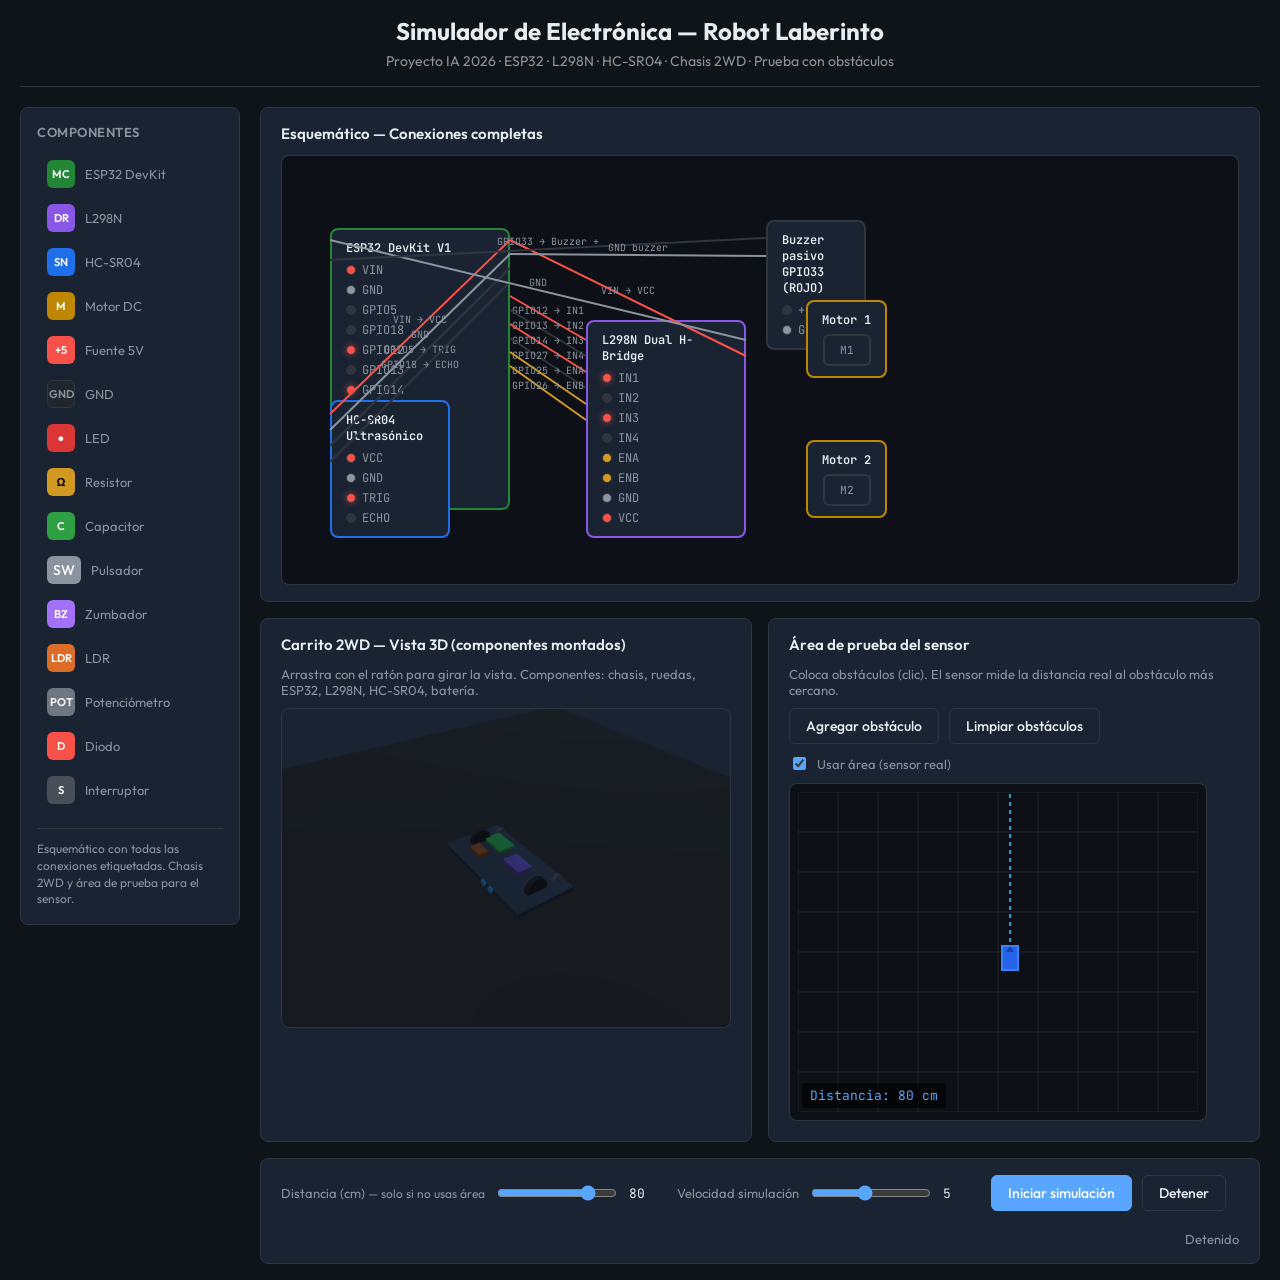
<file: SimuladorElectronica/index.html>
<!DOCTYPE html>
<html lang="es">
<head>
  <meta charset="UTF-8">
  <meta name="viewport" content="width=device-width, initial-scale=1.0">
  <title>Simulador de Electrónica — Proyecto IA 2026</title>
  <link rel="stylesheet" href="styles.css">
  <link rel="preconnect" href="https://fonts.googleapis.com">
  <link rel="preconnect" href="https://fonts.gstatic.com" crossorigin>
  <link href="https://fonts.googleapis.com/css2?family=JetBrains+Mono:wght@400;500&family=Outfit:wght@400;500;600;700&display=swap" rel="stylesheet">
</head>
<body>
  <div class="app">
    <header class="header">
      <h1>Simulador de Electrónica — Robot Laberinto</h1>
      <p class="subtitle">Proyecto IA 2026 · ESP32 · L298N · HC-SR04 · Chasis 2WD · Prueba con obstáculos</p>
    </header>

    <div class="layout">
      <aside class="sidebar">
        <h2 class="sidebar-title">Componentes</h2>
        <ul class="component-list" id="component-list">
          <li class="comp-item" data-id="esp32"><span class="comp-icon mc">MC</span> ESP32 DevKit</li>
          <li class="comp-item" data-id="l298n"><span class="comp-icon dr">DR</span> L298N</li>
          <li class="comp-item" data-id="hc-sr04"><span class="comp-icon sn">SN</span> HC-SR04</li>
          <li class="comp-item" data-id="motor"><span class="comp-icon mt">M</span> Motor DC</li>
          <li class="comp-item" data-id="v5"><span class="comp-icon pwr">+5</span> Fuente 5V</li>
          <li class="comp-item" data-id="gnd"><span class="comp-icon gnd">GND</span> GND</li>
          <li class="comp-item" data-id="led"><span class="comp-icon led">●</span> LED</li>
          <li class="comp-item" data-id="resistor"><span class="comp-icon res">Ω</span> Resistor</li>
          <li class="comp-item" data-id="capacitor"><span class="comp-icon cap">C</span> Capacitor</li>
          <li class="comp-item" data-id="button"><span class="comp-icon btn">SW</span> Pulsador</li>
          <li class="comp-item" data-id="buzzer"><span class="comp-icon buzz">BZ</span> Zumbador</li>
          <li class="comp-item" data-id="ldr"><span class="comp-icon ldr">LDR</span> LDR</li>
          <li class="comp-item" data-id="pot"><span class="comp-icon pot">POT</span> Potenciómetro</li>
          <li class="comp-item" data-id="diode"><span class="comp-icon dio">D</span> Diodo</li>
          <li class="comp-item" data-id="switch"><span class="comp-icon sw">S</span> Interruptor</li>
        </ul>
        <div class="sidebar-footer">
          <p class="hint">Esquemático con todas las conexiones etiquetadas. Chasis 2WD y área de prueba para el sensor.</p>
        </div>
      </aside>

      <main class="main">
        <section class="panel-section">
          <h2 class="section-title">Esquemático — Conexiones completas</h2>
          <div class="circuit-wrap">
            <div id="circuit" class="circuit"></div>
          </div>
        </section>

        <div class="two-col">
          <section class="panel-section chassis-section">
            <h2 class="section-title">Carrito 2WD — Vista 3D (componentes montados)</h2>
            <p class="section-hint">Arrastra con el ratón para girar la vista. Componentes: chasis, ruedas, ESP32, L298N, HC-SR04, batería.</p>
            <div id="view3d" class="view3d-wrap">
              <div id="view3d-placeholder" class="view3d-placeholder">Cargando vista 3D…</div>
            </div>
          </section>
          <section class="panel-section test-section">
            <h2 class="section-title">Área de prueba del sensor</h2>
            <p class="section-hint">Coloca obstáculos (clic). El sensor mide la distancia real al obstáculo más cercano.</p>
            <div class="test-toolbar">
              <button type="button" id="btn-add-obstacle" class="btn btn-outline btn-sm">Agregar obstáculo</button>
              <button type="button" id="btn-clear-obstacles" class="btn btn-outline btn-sm">Limpiar obstáculos</button>
              <label class="mode-toggle">
                <input type="checkbox" id="use-test-area" checked>
                Usar área (sensor real)
              </label>
            </div>
            <div class="test-area-wrap">
              <canvas id="test-area" width="400" height="320"></canvas>
              <div id="sensor-distance" class="sensor-readout">Distancia: — cm</div>
            </div>
          </section>
        </div>

        <div class="controls">
          <div class="control-group">
            <label for="distance">Distancia (cm) <span class="muted">— solo si no usas área</span></label>
            <input type="range" id="distance" min="0" max="100" value="50" step="1">
            <span id="distance-value" class="value">50</span>
          </div>
          <div class="control-group">
            <label for="speed">Velocidad simulación</label>
            <input type="range" id="speed" min="1" max="10" value="5" step="1">
            <span id="speed-value" class="value">5</span>
          </div>
          <div class="control-buttons">
            <button type="button" id="btn-run" class="btn btn-primary">Iniciar simulación</button>
            <button type="button" id="btn-stop" class="btn btn-outline">Detener</button>
          </div>
          <div id="status" class="status">Detenido</div>
        </div>
      </main>
    </div>
  </div>
  <script src="three.min.js"></script>
  <script src="app.js"></script>
</body>
</html>
</file>
<file: SimuladorElectronica/styles.css>
/* Simulador de Electrónica — Proyecto IA 2026 */

:root {
  --bg: #0f1419;
  --bg-panel: #1a2332;
  --bg-circuit: #0d1117;
  --border: #30363d;
  --text: #e6edf3;
  --text-muted: #8b949e;
  --accent: #58a6ff;
  --success: #3fb950;
  --danger: #f85149;
  --power: #f85149;
  --gnd: #8b949e;
  --wire-high: #f85149;
  --wire-low: #30363d;
  --wire-pwm: #d29922;
  --font: 'Outfit', -apple-system, sans-serif;
  --font-mono: 'JetBrains Mono', monospace;
  --radius: 8px;
}

* { box-sizing: border-box; }

body {
  margin: 0;
  font-family: var(--font);
  font-size: 14px;
  color: var(--text);
  background: var(--bg);
  min-height: 100vh;
}

.app {
  max-width: 1600px;
  margin: 0 auto;
  padding: 16px 20px;
}

.header {
  text-align: center;
  margin-bottom: 20px;
  padding-bottom: 16px;
  border-bottom: 1px solid var(--border);
}

.header h1 {
  margin: 0 0 6px 0;
  font-size: 1.5rem;
  font-weight: 700;
}

.subtitle {
  margin: 0;
  font-size: 0.875rem;
  color: var(--text-muted);
}

.layout {
  display: flex;
  gap: 20px;
  align-items: flex-start;
}

.sidebar {
  width: 220px;
  flex-shrink: 0;
  background: var(--bg-panel);
  border-radius: var(--radius);
  border: 1px solid var(--border);
  padding: 16px;
}

.sidebar-title {
  margin: 0 0 12px 0;
  font-size: 0.8125rem;
  font-weight: 600;
  color: var(--text-muted);
  text-transform: uppercase;
  letter-spacing: 0.04em;
}

.component-list {
  list-style: none;
  padding: 0;
  margin: 0;
}

.comp-item {
  display: flex;
  align-items: center;
  gap: 10px;
  padding: 8px 10px;
  border-radius: 6px;
  font-size: 0.8125rem;
  cursor: default;
  color: var(--text-muted);
}

.comp-item:hover {
  background: rgba(88, 166, 255, 0.08);
  color: var(--text);
}

.comp-icon {
  width: 28px;
  height: 28px;
  display: flex;
  align-items: center;
  justify-content: center;
  border-radius: 6px;
  font-size: 0.7rem;
  font-weight: 600;
  flex-shrink: 0;
}

.comp-icon.mc { background: #238636; color: #fff; }
.comp-icon.dr { background: #8957e5; color: #fff; }
.comp-icon.sn { background: #1f6feb; color: #fff; }
.comp-icon.mt { background: #bf8700; color: #fff; }
.comp-icon.pwr { background: #f85149; color: #fff; }
.comp-icon.gnd { background: #21262d; color: #8b949e; border: 1px solid var(--border); }
.comp-icon.led { background: #da3636; color: #fff; }
.comp-icon.res { background: #d29922; color: #000; }
.comp-icon.cap { background: #2ea043; color: #fff; }
.comp-icon.btn { background: #8b949e; color: #fff; }
.comp-icon.buzz { background: #a371f7; color: #fff; }
.comp-icon.ldr { background: #db6d28; color: #fff; }
.comp-icon.pot { background: #6e7681; color: #fff; }
.comp-icon.dio { background: #f85149; color: #fff; }
.comp-icon.sw { background: #484f58; color: #fff; }

.sidebar-footer {
  margin-top: 16px;
  padding-top: 12px;
  border-top: 1px solid var(--border);
}

.sidebar-footer .hint {
  font-size: 0.75rem;
  color: var(--text-muted);
  margin: 0;
  line-height: 1.4;
}

.main {
  flex: 1;
  min-width: 0;
  display: flex;
  flex-direction: column;
  gap: 16px;
}

.panel-section {
  background: var(--bg-panel);
  border-radius: var(--radius);
  border: 1px solid var(--border);
  padding: 16px 20px;
}

.section-title {
  margin: 0 0 12px 0;
  font-size: 0.9375rem;
  font-weight: 600;
  color: var(--text);
}

.section-hint {
  margin: 0 0 10px 0;
  font-size: 0.8125rem;
  color: var(--text-muted);
}

.two-col {
  display: grid;
  grid-template-columns: 1fr 1fr;
  gap: 16px;
}

@media (max-width: 1000px) {
  .two-col { grid-template-columns: 1fr; }
}

.circuit-wrap {
  background: var(--bg-circuit);
  border-radius: var(--radius);
  border: 1px solid var(--border);
  padding: 24px;
  min-height: 380px;
  overflow: auto;
}

/* Etiquetas de cables en el esquemático */
.wire-label {
  font-size: 10px;
  fill: var(--text-muted);
  font-family: var(--font-mono);
  pointer-events: none;
}

/* Vista 3D del carrito */
.view3d-wrap {
  background: linear-gradient(180deg, #1a2332 0%, #0d1117 100%);
  border-radius: var(--radius);
  border: 1px solid var(--border);
  width: 100%;
  height: 320px;
  min-height: 320px;
  position: relative;
  overflow: hidden;
}

.view3d-wrap canvas {
  display: block;
  width: 100% !important;
  height: 100% !important;
  border-radius: var(--radius);
}

.view3d-placeholder {
  position: absolute;
  inset: 0;
  display: flex;
  align-items: center;
  justify-content: center;
  color: var(--text-muted);
  font-size: 0.875rem;
}

.view3d-wrap.view3d-ready .view3d-placeholder {
  display: none;
}

.view3d-placeholder.error {
  color: var(--danger);
  padding: 1rem;
  text-align: center;
}

/* Área de prueba */
.test-toolbar {
  display: flex;
  flex-wrap: wrap;
  align-items: center;
  gap: 10px;
  margin-bottom: 10px;
}

.btn-sm { padding: 6px 12px; font-size: 0.8125rem; }

.mode-toggle {
  display: flex;
  align-items: center;
  gap: 8px;
  font-size: 0.8125rem;
  color: var(--text-muted);
  cursor: pointer;
}

.mode-toggle input { accent-color: var(--accent); }

.test-area-wrap {
  position: relative;
  background: #0d1117;
  border-radius: var(--radius);
  border: 1px solid var(--border);
  padding: 8px;
  display: inline-block;
}

#test-area {
  display: block;
  border-radius: 4px;
  cursor: crosshair;
}

.sensor-readout {
  position: absolute;
  bottom: 12px;
  left: 12px;
  font-family: var(--font-mono);
  font-size: 0.8125rem;
  color: var(--accent);
  background: rgba(0,0,0,0.7);
  padding: 4px 8px;
  border-radius: 4px;
}

.muted { font-size: 0.75rem; color: var(--text-muted); font-weight: normal; }

.circuit {
  position: relative;
  width: 100%;
  min-height: 380px;
}

/* Bloques de componentes en el circuito */
.comp-block {
  position: absolute;
  border-radius: 8px;
  border: 2px solid var(--border);
  background: var(--bg-panel);
  padding: 10px 14px;
  font-size: 0.75rem;
  font-family: var(--font-mono);
}

.comp-block .label {
  font-weight: 600;
  margin-bottom: 6px;
  color: var(--text);
}

.comp-block .pins {
  display: flex;
  flex-direction: column;
  gap: 4px;
}

.pin {
  display: flex;
  align-items: center;
  gap: 6px;
}

.pin-dot {
  width: 10px;
  height: 10px;
  border-radius: 50%;
  background: var(--wire-low);
  border: 1px solid var(--border);
  flex-shrink: 0;
}

.pin-dot.high { background: var(--wire-high); box-shadow: 0 0 6px rgba(248,81,73,0.5); }
.pin-dot.low { background: var(--wire-low); }
.pin-dot.power { background: var(--power); }
.pin-dot.gnd { background: var(--gnd); }
.pin-dot.pwm { background: var(--wire-pwm); }

.pin-name { color: var(--text-muted); }

.comp-block.esp32 { border-color: #238636; }
.comp-block.l298n { border-color: #8957e5; }
.comp-block.hcsr04 { border-color: #1f6feb; }
.comp-block.motor { border-color: #bf8700; }
.comp-block.power { border-color: #f85149; }

/* Motores con animación */
.motor-block {
  display: flex;
  flex-direction: column;
  align-items: center;
  gap: 4px;
}

.motor-symbol {
  width: 48px;
  height: 32px;
  border: 2px solid var(--border);
  border-radius: 6px;
  background: var(--bg-panel);
  display: flex;
  align-items: center;
  justify-content: center;
  font-size: 0.7rem;
  color: var(--text-muted);
}

.motor-symbol.spin-fwd { animation: spin-fwd 0.5s linear infinite; }
.motor-symbol.spin-rev { animation: spin-rev 0.5s linear infinite; }

@keyframes spin-fwd {
  from { transform: rotate(0deg); }
  to { transform: rotate(360deg); }
}

@keyframes spin-rev {
  from { transform: rotate(360deg); }
  to { transform: rotate(0deg); }
}

/* Líneas de conexión (SVG) */
.circuit svg {
  position: absolute;
  top: 0;
  left: 0;
  width: 100%;
  height: 100%;
  pointer-events: none;
}

.circuit line {
  stroke-width: 2;
  stroke: var(--wire-low);
  transition: stroke 0.15s;
}

.circuit line.wire-high { stroke: var(--wire-high); }
.circuit line.wire-low { stroke: var(--wire-low); }
.circuit line.wire-pwm { stroke: var(--wire-pwm); }
.circuit line.wire-power { stroke: var(--power); }
.circuit line.wire-gnd { stroke: var(--gnd); }

/* Controles */
.controls {
  display: flex;
  flex-wrap: wrap;
  align-items: center;
  gap: 20px;
  padding: 16px 20px;
  background: var(--bg-panel);
  border-radius: var(--radius);
  border: 1px solid var(--border);
}

.control-group {
  display: flex;
  align-items: center;
  gap: 10px;
}

.control-group label {
  font-size: 0.8125rem;
  color: var(--text-muted);
  white-space: nowrap;
}

.control-group input[type="range"] {
  width: 120px;
  accent-color: var(--accent);
}

.value {
  font-family: var(--font-mono);
  font-size: 0.8125rem;
  color: var(--text);
  min-width: 28px;
}

.control-buttons {
  display: flex;
  gap: 10px;
}

.btn {
  padding: 8px 16px;
  font-size: 0.875rem;
  font-weight: 500;
  font-family: inherit;
  border-radius: 6px;
  cursor: pointer;
  border: 1px solid transparent;
  transition: background 0.15s, border-color 0.15s;
}

.btn-primary {
  background: var(--accent);
  color: #fff;
  border-color: var(--accent);
}

.btn-primary:hover {
  background: #79b8ff;
  border-color: #79b8ff;
}

.btn-outline {
  background: transparent;
  color: var(--text);
  border-color: var(--border);
}

.btn-outline:hover {
  background: rgba(88, 166, 255, 0.1);
  border-color: var(--accent);
}

.btn-outline.active {
  border-color: var(--accent);
  background: rgba(88, 166, 255, 0.15);
  color: var(--accent);
}

.status {
  font-size: 0.8125rem;
  color: var(--text-muted);
  margin-left: auto;
}

.status.running { color: var(--success); }
.status.stopped { color: var(--text-muted); }

@media (max-width: 900px) {
  .layout { flex-direction: column; }
  .sidebar { width: 100%; }
}
</file>
